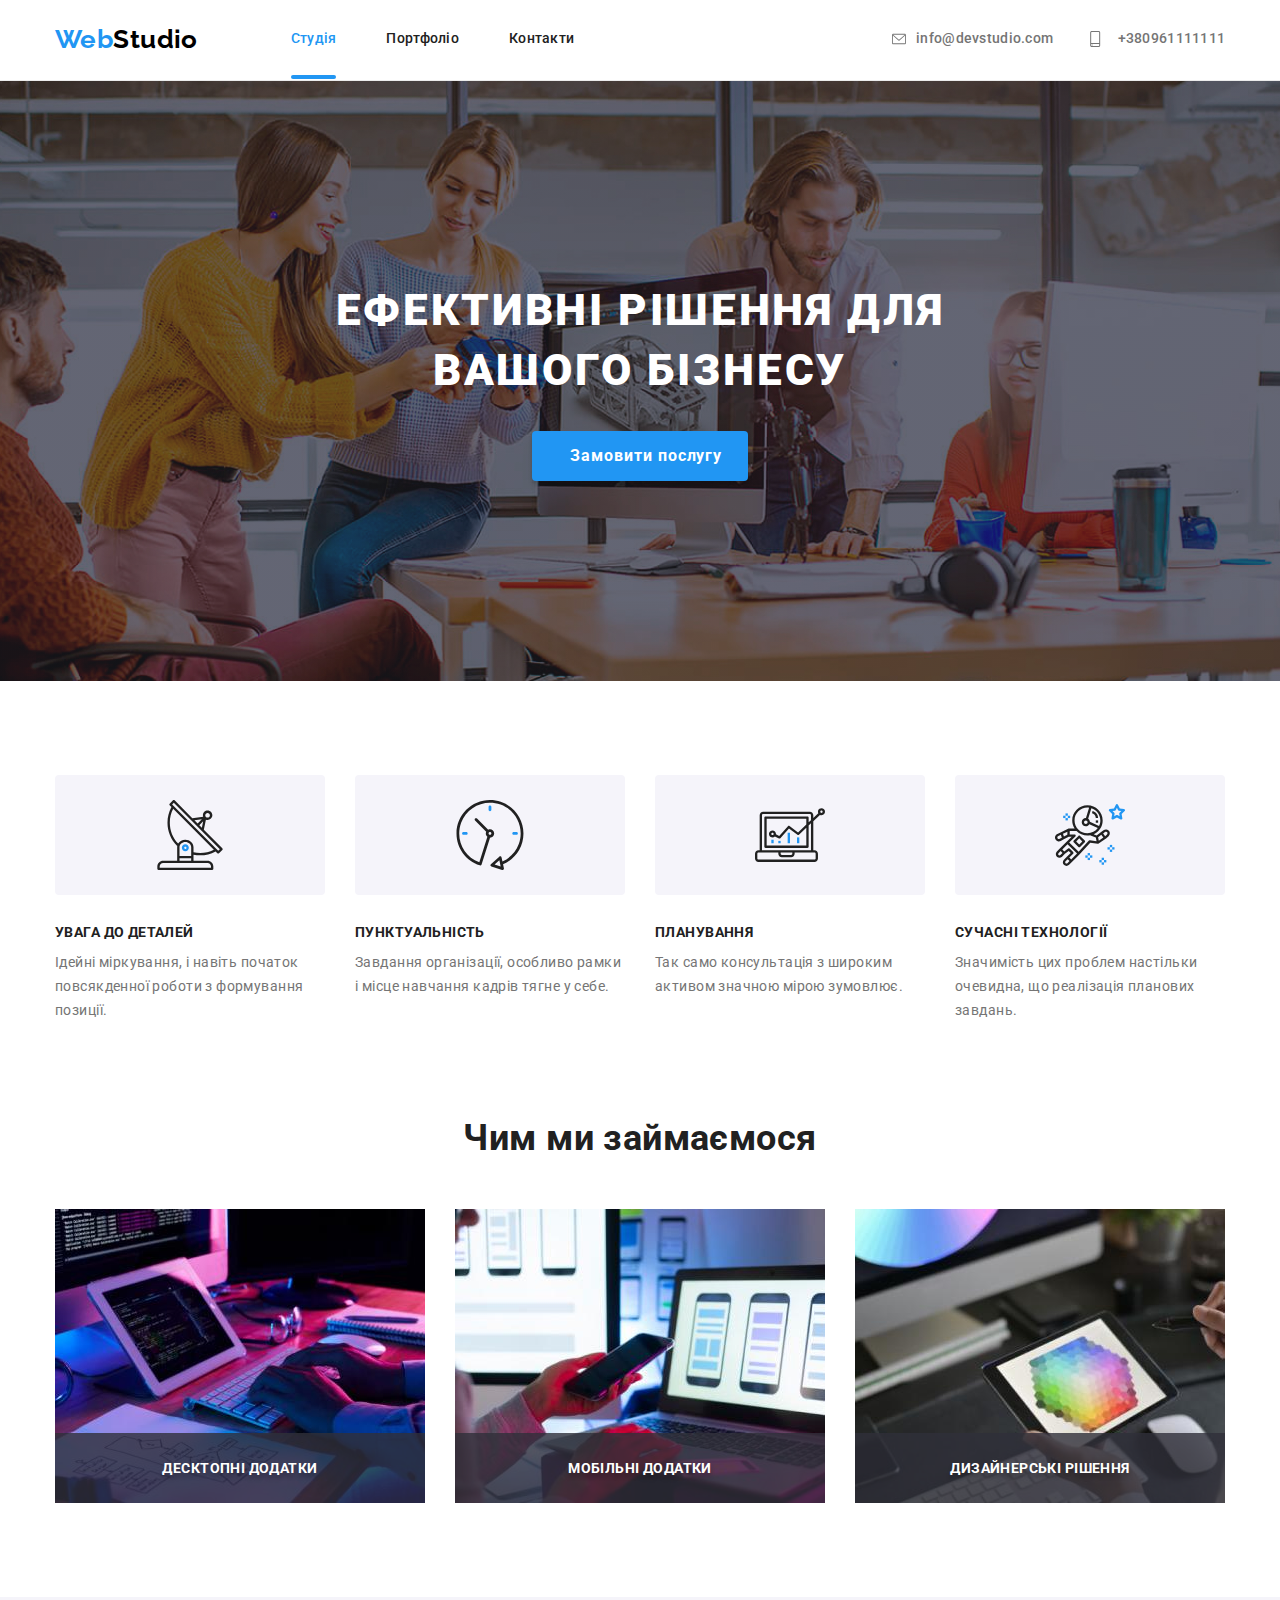
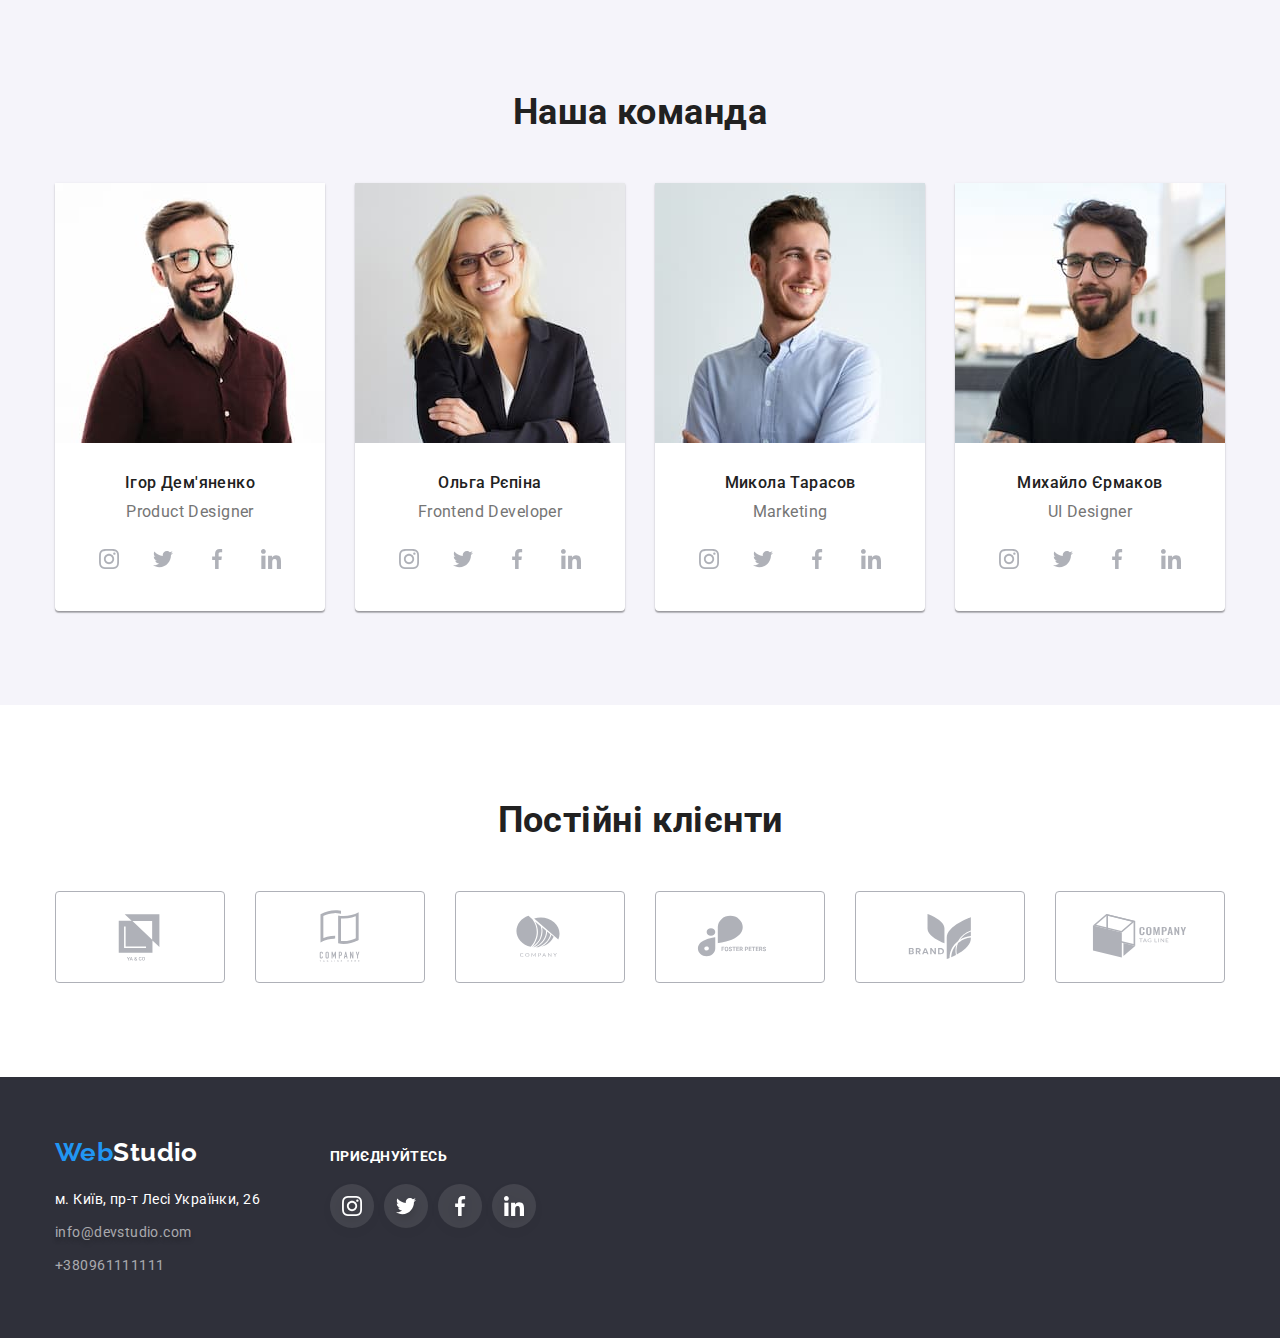
<file: index.html>
<!DOCTYPE html>
<html lang="uk">
  <head>
    <meta charset="UTF-8" />
    <meta http-equiv="X-UA-Compatible" content="IE=edge" />
    <meta name="viewport" content="width=, initial-scale=1.0" />
    <title>Webstudio</title>
    <link rel="preconnect" href="https://fonts.googleapis.com" />
    <link rel="preconnect" href="https://fonts.gstatic.com" crossorigin />
    <link
      href="https://fonts.googleapis.com/css2?family=Raleway:wght@700&family=Roboto:wght@400;500;700;900&display=swap"
      rel="stylesheet"
    />
    <link
      rel="stylesheet"
      href="https://cdn.jsdelivr.net/npm/modern-normalize@1.1.0/modern-normalize.min.css"
    />
    <link rel="stylesheet" href="./css/styles.css" />
  </head>
  <body>
    <!-- HEADER -->
    <header class="page-header">
      <div class="container page-header-container">
        <nav class="header-navigation">
          <a class="logo-header link" href="./index.html"
            ><span class="logo-header-part1">Web</span>Studio</a
          >
          <ul class="menu list">
            <li class="menu-item">
              <a class="menu-link link current caren-studio" href="./index.html"
                >Студія</a
              >
            </li>
            <li class="menu-item">
              <a class="menu-link link" href="./portfolio.html">Портфоліо</a>
            </li>
            <li class="menu-item">
              <a class="menu-link link" href="#">Контакти</a>
            </li>
          </ul>
        </nav>
        <ul class="menu-link list">
          <li class="menu-item">
            <a href="mailto:info@devstudio.com" class="contact-mail link">
              <svg
                arial-label="іконка-меіл"
                class="icon-mail"
                width="12"
                height="16"
              >
                <use href="./images/sprite.svg.svg#icon-envelope-hover"></use>
              </svg>
              info@devstudio.com
            </a>
          </li>
          <li class="menu-item">
            <a class="contact-phone-number link" href="tel:+380961111111">
              <svg
                arial-label="іконка-телефон"
                class="icon-mobile"
                width="10"
                height="16"
              >
                <use href="./images/sprite.svg.svg#icon-smartphone"></use>
              </svg>
              +380961111111
            </a>
          </li>
        </ul>
      </div>
    </header>
    <!--MAIN-->
    <main class="page-main">
      <section class="section-shapka section">
        <div class="container section-shapka-container">
          <h1 class="section-shapka-h">Ефективні рішення для вашого бізнесу</h1>
          <button class="section-modal-open-btn" type="button" data-modal-open>
            <span class="btn-text">Замовити послугу</span>
          </button>
        </div>
      </section>
      <section
        class="section-osoblivosti section section-osoblivosti-container"
      >
        <div class="container">
          <h2 class="visually-hidden">Наші особливості</h2>
          <ul class="list osoblivosti-container">
            <li class="osoblivosti-card">
              <div class="osoblivosti-card-a">
                <svg
                  arial-label="іконка-антена"
                  class="osoblivosti-card-icon"
                  width="70"
                  height="70"
                >
                  <use href="./images/sprite.svg.svg#icon-antenna"></use>
                </svg>
              </div>
              <h3 class="section-osoblivosti-h">УВАГА ДО ДЕТАЛЕЙ</h3>
              <p class="section-osoblivosti-p">
                Ідейні міркування, і навіть початок повсякденної роботи з
                формування позиції.
              </p>
            </li>
            <li class="osoblivosti-card">
              <div class="osoblivosti-card-a">
                <svg
                  arial-label="іконка-годинник"
                  class="osoblivosti-card-icon"
                  width="70"
                  height="70"
                >
                  <use href="./images/sprite.svg.svg#icon-clock"></use>
                </svg>
              </div>
              <h3 class="section-osoblivosti-h">ПУНКТУАЛЬНІСТЬ</h3>
              <p class="section-osoblivosti-p">
                Завдання організації, особливо рамки і місце навчання кадрів
                тягне у себе.
              </p>
            </li>
            <li class="osoblivosti-card">
              <div class="osoblivosti-card-a">
                <svg
                  arial-label="іконка-діаграмма"
                  class="osoblivosti-card-icon"
                  width="70"
                  height="70"
                >
                  <use href="./images/sprite.svg.svg#icon-diagram"></use>
                </svg>
              </div>
              <h3 class="section-osoblivosti-h">ПЛАНУВАННЯ</h3>
              <p class="section-osoblivosti-p">
                Так само консультація з широким активом значною мірою зумовлює.
              </p>
            </li>
            <li class="osoblivosti-card">
              <div class="osoblivosti-card-a">
                <svg
                  arial-label="іконка-астронафт"
                  class="osoblivosti-card-icon"
                  width="70"
                  height="70"
                >
                  <use href="./images/sprite.svg.svg#icon-astronaut"></use>
                </svg>
              </div>
              <h3 class="section-osoblivosti-h">СУЧАСНІ ТЕХНОЛОГІЇ</h3>
              <p class="section-osoblivosti-p">
                Значимість цих проблем настільки очевидна, що реалізація
                планових завдань.
              </p>
            </li>
          </ul>
        </div>
      </section>
      <section class="work section">
        <div class="container work-container">
          <h2 class="work-h">Чим ми займаємося</h2>
          <ul class="list work-list">
            <li>
              <div class="work-list-img-wrapper">
                <img
                  src="./images/box1.jpg"
                  alt="компютер"
                  width="370"
                  height="294"
                />
                <p class="overlay-work">Десктопні додатки</p>
              </div>
            </li>
            <li>
              <div class="work-list-img-wrapper">
                <img
                  src="./images/box2.jpg"
                  alt="телефон"
                  width="370"
                  height="294"
                />
                <p class="overlay-work">Мобільні додатки</p>
              </div>
            </li>
            <li>
              <div class="work-list-img-wrapper">
                <img
                  src="./images/box3.jpg"
                  alt="планшет"
                  width="370"
                  height="294"
                />
                <p class="overlay-work">Дизайнерські рішення</p>
              </div>
            </li>
          </ul>
        </div>
      </section>
      <section class="comanda section comanda-container">
        <div class="container">
          <h2 class="comanda-our">Наша команда</h2>
          <ul class="list comanda-list">
            <li class="comanda-fon">
              <img
                src="./images/card1.jpg"
                alt="Ігор"
                width="270"
                height="260"
              />
              <h3 class="comanda-name">Ігор Дем'яненко</h3>
              <p class="comanda-profesion">Product Designer</p>
              <ul class="social-list list">
                <li class="social-list-item">
                  <a href="" class="social-list-link">
                    <svg
                      relial
                      lable="іконка інстаграм"
                      class="social-list-icon"
                    >
                      <use href="./images/sprite.svg.svg#icon-instagram"></use>
                    </svg>
                  </a>
                </li>
                <li class="social-list-item">
                  <a href="" class="social-list-link">
                    <svg relial lable="іконка твітер" class="social-list-icon">
                      <use href="./images/sprite.svg.svg#icon-twitter"></use>
                    </svg>
                  </a>
                </li>
                <li class="social-list-item">
                  <a href="" class="social-list-link">
                    <svg relial lable="іконка фейсбук" class="social-list-icon">
                      <use href="./images/sprite.svg.svg#icon-facebook"></use>
                    </svg>
                  </a>
                </li>
                <li class="social-list-item">
                  <a href="" class="social-list-link">
                    <svg relial lable="іконка лінк" class="social-list-icon">
                      <use href="./images/sprite.svg.svg#icon-linkedin"></use>
                    </svg>
                  </a>
                </li>
              </ul>
            </li>
            <li class="comanda-fon">
              <img
                src="./images/card2.jpg"
                alt="Ольга"
                width="270"
                height="260"
              />
              <h3 class="comanda-name">Ольга Рєпіна</h3>
              <p class="comanda-profesion">Frontend Developer</p>
              <ul class="social-list list">
                <li class="social-list-item">
                  <a href="" class="social-list-link">
                    <svg
                      relial
                      lable="іконка інстаграм"
                      class="social-list-icon"
                    >
                      <use href="./images/sprite.svg.svg#icon-instagram"></use>
                    </svg>
                  </a>
                </li>
                <li class="social-list-item">
                  <a href="" class="social-list-link">
                    <svg relial lable="іконка твітер" class="social-list-icon">
                      <use href="./images/sprite.svg.svg#icon-twitter"></use>
                    </svg>
                  </a>
                </li>
                <li class="social-list-item">
                  <a href="" class="social-list-link">
                    <svg relial lable="іконка фейсбук" class="social-list-icon">
                      <use href="./images/sprite.svg.svg#icon-facebook"></use>
                    </svg>
                  </a>
                </li>
                <li class="social-list-item">
                  <a href="" class="social-list-link">
                    <svg relial lable="іконка лінк" class="social-list-icon">
                      <use href="./images/sprite.svg.svg#icon-linkedin"></use>
                    </svg>
                  </a>
                </li>
              </ul>
            </li>
            <li class="comanda-fon">
              <img
                src="./images/card3.jpg"
                alt="Микола"
                width="270"
                height="260"
              />
              <h3 class="comanda-name">Микола Тарасов</h3>
              <p class="comanda-profesion">Marketing</p>
              <ul class="social-list list">
                <li class="social-list-item">
                  <a href="" class="social-list-link">
                    <svg
                      relial
                      lable="іконка інстаграм"
                      class="social-list-icon"
                    >
                      <use href="./images/sprite.svg.svg#icon-instagram"></use>
                    </svg>
                  </a>
                </li>
                <li class="social-list-item">
                  <a href="" class="social-list-link">
                    <svg relial lable="іконка твітер" class="social-list-icon">
                      <use href="./images/sprite.svg.svg#icon-twitter"></use>
                    </svg>
                  </a>
                </li>
                <li class="social-list-item">
                  <a href="" class="social-list-link">
                    <svg relial lable="іконка фейсбук" class="social-list-icon">
                      <use href="./images/sprite.svg.svg#icon-facebook"></use>
                    </svg>
                  </a>
                </li>
                <li class="social-list-item">
                  <a href="" class="social-list-link">
                    <svg relial lable="іконка лінк" class="social-list-icon">
                      <use href="./images/sprite.svg.svg#icon-linkedin"></use>
                    </svg>
                  </a>
                </li>
              </ul>
            </li>
            <li class="comanda-fon">
              <img
                src="./images/card4.jpg"
                alt="Михайло"
                width="270"
                height="260"
              />
              <h3 class="comanda-name">Михайло Єрмаков</h3>
              <p class="comanda-profesion">UI Designer</p>
              <ul class="social-list list">
                <li class="social-list-item">
                  <a href="" class="social-list-link">
                    <svg
                      relial
                      lable="іконка інстаграм"
                      class="social-list-icon"
                    >
                      <use href="./images/sprite.svg.svg#icon-instagram"></use>
                    </svg>
                  </a>
                </li>
                <li class="social-list-item">
                  <a href="" class="social-list-link">
                    <svg relial lable="іконка твітер" class="social-list-icon">
                      <use href="./images/sprite.svg.svg#icon-twitter"></use>
                    </svg>
                  </a>
                </li>
                <li class="social-list-item">
                  <a href="" class="social-list-link">
                    <svg relial lable="іконка фейсбук" class="social-list-icon">
                      <use href="./images/sprite.svg.svg#icon-facebook"></use>
                    </svg>
                  </a>
                </li>
                <li class="social-list-item">
                  <a href="" class="social-list-link">
                    <svg relial lable="іконка лінк" class="social-list-icon">
                      <use href="./images/sprite.svg.svg#icon-linkedin"></use>
                    </svg>
                  </a>
                </li>
              </ul>
            </li>
          </ul>
        </div>
      </section>
      <section class="client section">
        <div class="container">
          <h2 class="client-name">Постійні клієнти</h2>
          <ul class="client-list list">
            <li class="client-list-item">
              <a href="" class="client-list-link">
                <svg relial lable="іконка клієнт 1" class="client-list-icon" width="106" height="60">
                  <use href="./images/sprite.svg.svg#icon-logo"></use>
                </svg>
              </a>
            </li>
            <li class="client-list-item">
              <a href="" class="client-list-link">
                <svg relial lable="іконка клієнт 2" class="client-list-icon" width="106" height="60">
                  <use href="./images/sprite.svg.svg#icon-logo-1"></use>
                </svg>
              </a>
            </li>
            <li class="client-list-item">
              <a href="" class="client-list-link">
                <svg relial lable="іконка клієнт 3" class="client-list-icon" width="106" height="60">
                  <use href="./images/sprite.svg.svg#icon-logo-2"></use>
                </svg>
              </a>
            </li>
            <li class="client-list-item">
              <a href="" class="client-list-link">
                <svg relial lable="іконка клієнт 4" class="client-list-icon" width="106" height="60">
                  <use href="./images/sprite.svg.svg#icon-logo-3"></use>
                </svg>
              </a>
            </li>
            <li class="client-list-item">
              <a href="" class="client-list-link">
                <svg relial lable="іконка клієнт 5" class="client-list-icon" width="106" height="60">
                  <use href="./images/sprite.svg.svg#icon-logo-4"></use>
                </svg>
              </a>
            </li>
            <li class="client-list-item">
              <a href="" class="client-list-link">
                <svg relial lable="іконка клієнт 6" class="client-list-icon" width="106" height="60">
                  <use href="./images/sprite.svg.svg#icon-logo-5"></use>
                </svg>
              </a>
            </li>
          </ul>
        </div>
      </section>
    </main>
    <footer class="page-footer">
      <div class="container container-footer">
        <div class="page-footer-container-contact">
          <a class="logo-footer link" href="./index.html">
            <span class="logo-footer-part1">Web</span>Studio</a
          >
          <address class="footer-contact">
            <ul class="list contact-container">
              <li class="contact-menu">
                <a
                  class="contact-menu-map link"
                  href="https://goo.gl/maps/CPtrU1FHBa2aNyZL9"
                  target="_blank"
                  rel="noopener noreferrer nofollow"
                  >м. Київ, пр-т Лесі Українки, 26</a
                >
              </li>
              <li class="contact-menu">
                <a
                  class="contact-menu-mail link"
                  href="mailto:info@devstudio.com"
                  >info@devstudio.com</a
                >
              </li>
              <li class="contact-menu link">
                <a class="contact-menu-tel link" href="tel:+380961111111"
                  >+380961111111</a
                >
              </li>
            </ul>
          </address>
        </div>
        <div class="page-footer-container-soc">
          <p class="soc-name">ПРИЄДНУЙТЕСЬ</p>
          <ul class="footer-social-list list">
            <li class="footer-social-list-item">
              <a href="" class="footer-social-list-link">
                <svg
                  relial
                  lable="іконка інстаграм"
                  class="footer-social-list-icon"
                >
                  <use href="./images/sprite.svg.svg#icon-instagram"></use>
                </svg>
              </a>
            </li>
            <li class="footer-social-list-item">
              <a href="" class="footer-social-list-link">
                <svg
                  relial
                  lable="іконка твітер"
                  class="footer-social-list-icon"
                >
                  <use href="./images/sprite.svg.svg#icon-twitter"></use>
                </svg>
              </a>
            </li>
            <li class="footer-social-list-item">
              <a href="" class="footer-social-list-link">
                <svg
                  relial
                  lable="іконка фейсбук"
                  class="footer-social-list-icon"
                >
                  <use href="./images/sprite.svg.svg#icon-facebook"></use>
                </svg>
              </a>
            </li>
            <li class="footer-social-list-item">
              <a href="" class="footer-social-list-link">
                <svg relial lable="іконка лінк" class="footer-social-list-icon">
                  <use href="./images/sprite.svg.svg#icon-linkedin"></use>
                </svg>
              </a>
            </li>
          </ul>
        </div>
      </div>
    </footer>

    <div class="backdrop is-hidden" data-modal>
      <div class="modal">
        <button type="button" class="modal-close-btn" data-modal-close>
          <svg class="modal-close-icon" width="18" height="18">
            <use href="./images/sprite.svg.svg#icon-close"></use>
          </svg>
        </button>
      </div>
    </div>
    <script src="./js/modal.js"></script>
  </body>
</html>
</file>
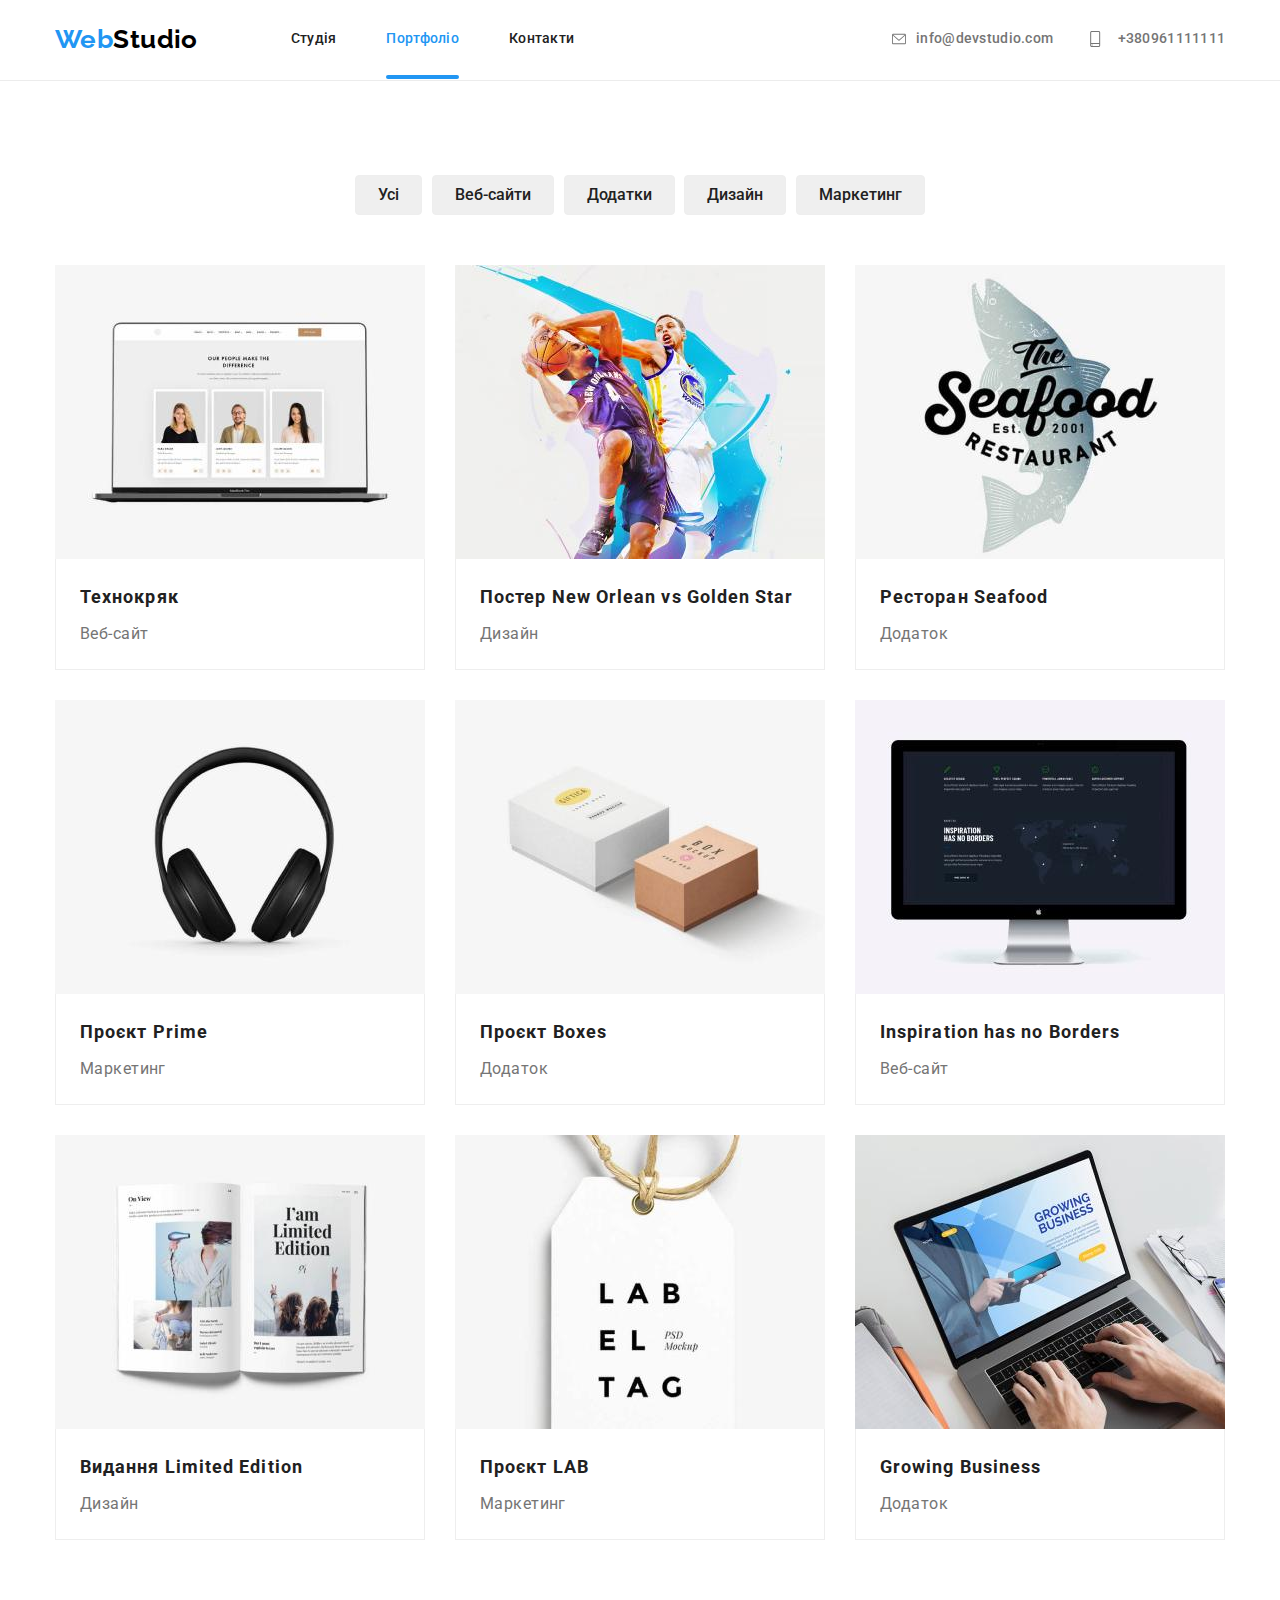
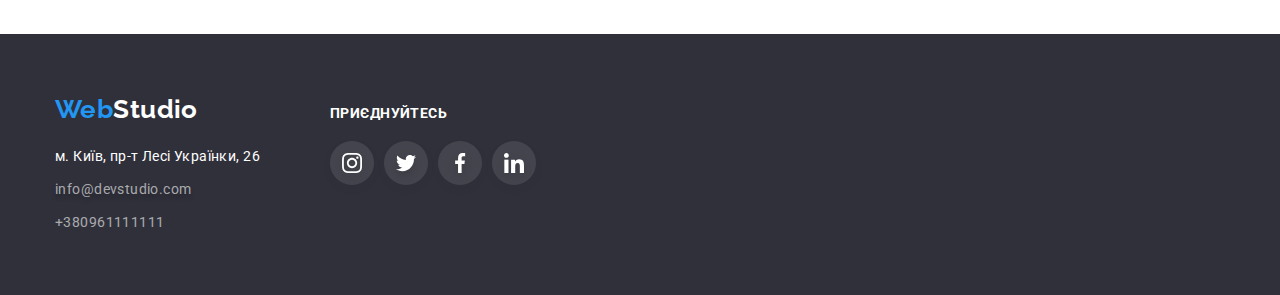
<file: portfolio.html>
<!DOCTYPE html>
<html lang="uk">
  <head>
    <meta charset="UTF-8" />
    <meta http-equiv="X-UA-Compatible" content="IE=edge" />
    <meta name="viewport" content="width=, initial-scale=1.0" />
    <title>Webstudio</title>
    <link rel="preconnect" href="https://fonts.googleapis.com" />
    <link rel="preconnect" href="https://fonts.gstatic.com" crossorigin />
    <link
      href="https://fonts.googleapis.com/css2?family=Raleway:wght@700&family=Roboto:wght@400;500;700;900&display=swap"
      rel="stylesheet"
    />
    <link
      rel="stylesheet"
      href="https://cdn.jsdelivr.net/npm/modern-normalize@1.1.0/modern-normalize.min.css"
    />
    <link rel="stylesheet" href="./css/styles.css" />
  </head>
  <body>
    <!-- HEADER -->
    <header class="page-header">
      <div class="container page-header-container">
        <nav class="header-navigation">
          <a class="logo-header link" href="./index.html"
            ><span class="logo-header-part1">Web</span>Studio</a
          >
          <ul class="menu list">
            <li class="menu-item">
              <a class="menu-link link" href="./index.html">Студія</a>
            </li>
            <li class="menu-item">
              <a class="menu-link link current caren-studio" href="./portfolio.html"
                >Портфоліо</a
              >
            </li>
            <li class="menu-item">
              <a class="menu-link link" href="#">Контакти</a>
            </li>
          </ul>
        </nav>
        <ul class="menu-link list">
          <li class="menu-item">
            <a href="mailto:info@devstudio.com" class="contact-mail link">
              <svg
                arial-label="іконка-меіл"
                class="icon-mail"
                width="12"
                height="16"
              >
                <use href="./images/sprite.svg.svg#icon-envelope-hover"></use>
              </svg>
              info@devstudio.com
            </a>
          </li>
          <li class="menu-item">
            <a class="contact-phone-number link" href="tel:+380961111111">
              <svg
                arial-label="іконка-телефон"
                class="icon-mobile"
                width="10"
                height="16"
              >
                <use href="./images/sprite.svg.svg#icon-smartphone"></use>
              </svg>
              +380961111111
            </a>
          </li>
        </ul>
      </div>
    </header>
    <main class="">
      <section class="section-portfolio section">
        <div class="container">
          <h1 class="visually-hidden">Портфоліо</h1>
          <ul class="list container-filters">
            <li class="portfolio-filters">
              <button class="filters" type="button">Усі</button>
            </li>
            <li class="portfolio-filters">
              <button class="filters" type="button">Веб-сайти</button>
            </li>
            <li class="portfolio-filters">
              <button class="filters" type="button">Додатки</button>
            </li>
            <li class="portfolio-filters">
              <button class="filters" type="button">Дизайн</button>
            </li>
            <li class="portfolio-filters">
              <button class="filters" type="button">Маркетинг</button>
            </li>
          </ul>
          <ul class="list container-box">
            <li class="portfolio-box">
              <a href="" class="portfolio-post link">
                <div class="portfolio-list-img-wrapper">
                  <img
                    src="./images/project1.jpg"
                    alt="команда"
                    width="370"
                    height="294"
                  />
                  <p class="overlay">
                    Ресурс пропонує комплексні пропозиції з різним рівнем
                    функціоналу та сервісів. Все це дозволить відвідувачу
                    отримати вичерпні відомості про компанію чи приватну особу.
                  </p>
                </div>
                <div class="portfolio-box-mini">
                  <h2 class="portfolio-item">Технокряк</h2>
                  <p class="portfolio-text">Веб-сайт</p>
                </div>
              </a>
            </li>
            <li class="portfolio-box">
              <a href="" class="portfolio-post link">
                <div class="portfolio-list-img-wrapper">
                  <img
                    src="./images/project2.jpg"
                    alt="баскетбол"
                    width="370"
                    height="294"
                  />
                  <p class="overlay">
                    Ресурс пропонує комплексні пропозиції з різним рівнем
                    функціоналу та сервісів. Все це дозволить відвідувачу
                    отримати вичерпні відомості про компанію чи приватну особу.
                  </p>
                </div>
                <div class="portfolio-box-mini">
                  <h2 class="portfolio-item">
                    Постер New Orlean vs Golden Star
                  </h2>
                  <p class="portfolio-text">Дизайн</p>
                </div>
              </a>
            </li>
            <li class="portfolio-box">
              <a href="" class="portfolio-post link">
                <div class="portfolio-list-img-wrapper">
                  <img
                    src="./images/project3.jpg"
                    alt="ресторан"
                    width="370"
                    height="294"
                  />
                  <p class="overlay">
                    Ресурс пропонує комплексні пропозиції з різним рівнем
                    функціоналу та сервісів. Все це дозволить відвідувачу
                    отримати вичерпні відомості про компанію чи приватну особу.
                  </p>
                </div>
                <div class="portfolio-box-mini">
                  <h2 class="portfolio-item">Ресторан Seafood</h2>
                  <p class="portfolio-text">Додаток</p>
                </div>
              </a>
            </li>
            <li class="portfolio-box">
              <a href="" class="portfolio-post link">
                <div class="portfolio-list-img-wrapper">
                  <img
                    src="./images/project4.jpg"
                    alt="навушники"
                    width="370"
                    height="294"
                  />
                  <p class="overlay">
                    Ресурс пропонує комплексні пропозиції з різним рівнем
                    функціоналу та сервісів. Все це дозволить відвідувачу
                    отримати вичерпні відомості про компанію чи приватну особу.
                  </p>
                </div>
                <div class="portfolio-box-mini">
                  <h2 class="portfolio-item">Проєкт Prime</h2>
                  <p class="portfolio-text">Маркетинг</p>
                </div>
              </a>
            </li>
            <li class="portfolio-box">
              <a href="" class="portfolio-post link">
                <div class="portfolio-list-img-wrapper">
                  <img
                    src="./images/project5.jpg"
                    alt="парфум"
                    width="370"
                    height="294"
                  />
                  <p class="overlay">
                    Ресурс пропонує комплексні пропозиції з різним рівнем
                    функціоналу та сервісів. Все це дозволить відвідувачу
                    отримати вичерпні відомості про компанію чи приватну особу.
                  </p>
                </div>
                <div class="portfolio-box-mini">
                  <h2 class="portfolio-item">Проєкт Boxes</h2>
                  <p class="portfolio-text">Додаток</p>
                </div>
              </a>
            </li>
            <li class="portfolio-box">
              <a href="" class="portfolio-post link">
                <div class="portfolio-list-img-wrapper">
                  <img
                    src="./images/project6.jpg"
                    alt="комп"
                    width="370"
                    height="294"
                  />
                  <p class="overlay">
                    Ресурс пропонує комплексні пропозиції з різним рівнем
                    функціоналу та сервісів. Все це дозволить відвідувачу
                    отримати вичерпні відомості про компанію чи приватну особу.
                  </p>
                </div>
                <div class="portfolio-box-mini">
                  <h2 class="portfolio-item">Inspiration has no Borders</h2>
                  <p class="portfolio-text">Веб-сайт</p>
                </div>
              </a>
            </li>
            <li class="portfolio-box">
              <a href="" class="portfolio-post link">
                <div class="portfolio-list-img-wrapper">
                  <img
                    src="./images/project7.jpg"
                    alt="книга"
                    width="370"
                    height="294"
                  />
                  <p class="overlay">
                    Ресурс пропонує комплексні пропозиції з різним рівнем
                    функціоналу та сервісів. Все це дозволить відвідувачу
                    отримати вичерпні відомості про компанію чи приватну особу.
                  </p>
                </div>
                <div class="portfolio-box-mini">
                  <h2 class="portfolio-item">Видання Limited Edition</h2>
                  <p class="portfolio-text">Дизайн</p>
                </div>
              </a>
            </li>
            <li class="portfolio-box">
              <a href="" class="portfolio-post link">
                <div class="portfolio-list-img-wrapper">
                  <img
                    src="./images/project8.jpg"
                    alt="лабел"
                    width="370"
                    height="294"
                  />
                  <p class="overlay">
                    Ресурс пропонує комплексні пропозиції з різним рівнем
                    функціоналу та сервісів. Все це дозволить відвідувачу
                    отримати вичерпні відомості про компанію чи приватну особу.
                  </p>
                </div>
                <div class="portfolio-box-mini">
                  <h2 class="portfolio-item">Проєкт LAB</h2>
                  <p class="portfolio-text">Маркетинг</p>
                </div>
              </a>
            </li>
            <li class="portfolio-box">
              <a href="" class="portfolio-post link">
                <div class="portfolio-list-img-wrapper">
                  <img
                    src="./images/project9.jpg"
                    alt="ноут"
                    width="370"
                    height="294"
                  />
                  <p class="overlay">
                    Ресурс пропонує комплексні пропозиції з різним рівнем
                    функціоналу та сервісів. Все це дозволить відвідувачу
                    отримати вичерпні відомості про компанію чи приватну особу.
                  </p>
                </div>
                <div class="portfolio-box-mini">
                  <h2 class="portfolio-item">Growing Business</h2>
                  <p class="portfolio-text">Додаток</p>
                </div>
              </a>
            </li>
          </ul>
        </div>
      </section>
    </main>
    <footer class="page-footer">
      <div class="container container-footer">
        <div class="page-footer-container-contact">
          <a class="logo-footer link" href="./index.html">
            <span class="logo-footer-part1">Web</span>Studio</a
          >
          <address class="footer-contact">
            <ul class="list contact-container">
              <li class="contact-menu">
                <a
                  class="contact-menu-map link"
                  href="https://goo.gl/maps/CPtrU1FHBa2aNyZL9"
                  target="_blank"
                  rel="noopener noreferrer nofollow"
                  >м. Київ, пр-т Лесі Українки, 26</a
                >
              </li>
              <li class="contact-menu">
                <a
                  class="contact-menu-mail link"
                  href="mailto:info@devstudio.com"
                  >info@devstudio.com</a
                >
              </li>
              <li class="contact-menu link">
                <a class="contact-menu-tel link" href="tel:+380961111111"
                  >+380961111111</a
                >
              </li>
            </ul>
          </address>
        </div>
        <div class="page-footer-container-soc">
          <p class="soc-name">ПРИЄДНУЙТЕСЬ</p>
          <ul class="footer-social-list list">
            <li class="footer-social-list-item">
              <a href="" class="footer-social-list-link">
                <svg
                  relial
                  lable="іконка інстаграм"
                  class="footer-social-list-icon"
                >
                  <use href="./images/sprite.svg.svg#icon-instagram"></use>
                </svg>
              </a>
            </li>
            <li class="footer-social-list-item">
              <a href="" class="footer-social-list-link">
                <svg
                  relial
                  lable="іконка твітер"
                  class="footer-social-list-icon"
                >
                  <use href="./images/sprite.svg.svg#icon-twitter"></use>
                </svg>
              </a>
            </li>
            <li class="footer-social-list-item">
              <a href="" class="footer-social-list-link">
                <svg
                  relial
                  lable="іконка фейсбук"
                  class="footer-social-list-icon"
                >
                  <use href="./images/sprite.svg.svg#icon-facebook"></use>
                </svg>
              </a>
            </li>
            <li class="footer-social-list-item">
              <a href="" class="footer-social-list-link">
                <svg relial lable="іконка лінк" class="footer-social-list-icon">
                  <use href="./images/sprite.svg.svg#icon-linkedin"></use>
                </svg>
              </a>
            </li>
          </ul>
        </div>
      </div>
    </footer>
  </body>
</html>
</file>
<file: css/styles.css>
:root {
    --primary-font: 'Roboto', sans-serif;
    --secondary-font: 'Raleway', sans-serif;
    --primary-text-color-theme-dark: #212121;
    --secondary-text-color-theme-light: #ffffff;
    --primary-text-color-theme-gray: #757575;
    --secondary-text-color-theme-dark: #2F303A;
    --accent-color: #2196F3;
    --secondary-color: #F5F4FA;
    --secondary-color-light: #FFFFFF;
    --secondary-color-with: #EEEEEE;
    --secondary-color-dark: #000000;
    --color-bgc: #188CE8;
    --color-gray: #AFB1B8;
    --transition-duration-function: 250ms cubic-bezier(0.4, 0, 0.2, 1);
}

.link {
    text-decoration: none;
}

.list {
    list-style: none;
}

.menu-link.current {
    color: var(--accent-color);
}

h1,
h2,
h3,
h4,
p {
    margin: 0;
    margin-bottom: 0;
}

ul,
ol {
    margin-top: 0;
    margin-bottom: 0;
    padding-left: 0;
}


img {
    display: block;
}

button {
    font-family: inherit;
    cursor: pointer;
}

body {
    font-family: var(--primary-font);
    background: var(--secondary-text-color-theme-light);
    color: var(--primary-text-color-theme-dark);
    font-size: 14px;
    letter-spacing: 0.03em;
}

.container {
    width: 1200px;
    margin-left: auto;
    margin-right: auto;
    padding-left: 15px;
    padding-right: 15px;
}
.section {
    padding-top: 94px;
    padding-bottom: 94px;
}
/* =========== HEADER =========== */

.page-header {
    padding-top: 24px;
    padding-bottom: 25px;
    border-bottom: 1px solid #ECECEC;
    
}


.page-header-container {
    display: flex;
    align-items: center;  
}

.header-navigation {
    display: flex;
    align-items: center;
    
   
}

.logo-header {
    font-family: var(--secondary-font);
    font-weight: 700;
    font-size: 26px;
    line-height: 1.19;
    color: var(--secondary-color-dark);
    margin-right: 93px;
}

.logo-header-part1 {
    color: var(--accent-color);
}

.menu {
    display: flex;
    align-items: center;
    gap: 50px;
    margin-left: auto;
    margin-right: 318px;
}


.menu-link {
    display: flex;
    column-gap: 30px;
    position: relative;
    margin: 0;
    padding: 0;
    font-weight: 500;
    font-size: 14px;
    line-height: 1.14;
    letter-spacing: 0.02em;
    color: var(--primary-text-color-theme-dark); 
    transition: color var(--transition-duration-function);
    
}

.menu-link:hover,
.menu-link:focus {
    color: var(--accent-color);   
}

.menu-link.caren-studio::after {
    content: '';
    position: absolute;
    height: 4px;
    width: 100%;
    background-color: var(--accent-color);
    border-radius: 2px;
    bottom: 0;
    left: 0;
    top: 44px;
    transition: color var(--transition-duration-function);
}

.menu-item {
    display: flex;
    align-items: baseline;
    justify-content: center;
    
}

.contact-mail {
    display: flex;
    justify-content: center;
    align-items: center;
    column-gap: 10px;
    width: 161px;
    height: 16px;
    transition: color var(--transition-duration-function);
}

.contact-mail:hover,
.contact-mail:focus,
.contact-phone-number:hover,
.contact-phone-number:focus {
    color: var(--accent-color);
}


.contact-mail:hover .icon-mail,
.contact-mail:focus .icon-mail {
    fill: currentColor;
}

.contact-phone-number:hover .icon-mobile,
.contact-phone-number:focus .icon-mobile {
    fill: currentColor;
}


.contact-phone-number{
    display: flex;
    justify-content: center;
    align-items: center;
    column-gap: 10px;
    width: 142px;
    height: 16px;
    transition: color var(--transition-duration-function);
}


.contact-mail,
.contact-phone-number {
    color: var(--primary-text-color-theme-gray);
}

.icon-mail {
    content: '';
    width: 100%;
    height: 100%;
    fill: var(--primary-text-color-theme-gray); 
    transition: fill var(--transition-duration-function);
}

.icon-mobile {   
    width: 100%; 
    height: 100%;
    fill: var(--primary-text-color-theme-gray); 
    transition: fill var(--transition-duration-function);
}

/* =========== /HEADER =========== */

/* =========== MAIN =========== */

.page-main {}

/* =========== SHAPKA ===========*/
.section-shapka {
    background: var(--secondary-text-color-theme-dark);
    padding-top: 200px;
    padding-bottom: 200px;
    background-image: linear-gradient(rgba(47, 48, 58, 0.4),rgba(47, 48, 58, 0.4)), url('../images/shapka/bcimg.jpg');
    background-repeat: no-repeat;
    background-position: center;   
    max-width: 1600px;
    margin-left: auto;
    margin-right: auto;
}

.section-shapka-container{
    display: flex;
    align-items: center;
    flex-wrap: wrap;
    flex-direction: column; 
}

.section-shapka-h {
    font-weight: 900;
    font-size: 44px;
    line-height: 1.36;
    text-align: center;
    letter-spacing: 0.06em;
    text-transform: uppercase;
    color: var(--secondary-text-color-theme-light);
    margin-bottom: 30px;
    height: 120px;
    width: 696px;
    left: 452px;
    top: 280px;
    border-radius: 0px; 
}

.osoblivosti-card {
    flex-basis: calc((100% - 90px) / 4);
}

.section-modal-open-btn {
    background: var(--accent-color);
    box-shadow: 0px 4px 4px rgba(0, 0, 0, 0.15);
    border-radius: 4px;
    border: none;
    height: 50px;
    width: 216px;
    left: 692px;
    top: 430px;
    transition: bakground-color var(--transition-duration-function), filter var(--transition-duration-function);
}

.section-modal-open-btn:hover,
.section-modal-open-btn:focus {
    background-color: var(--color-bgc);
    filter: drop-shadow(0px 4px 4px rgba(0, 0, 0, 0.25));
}

.btn-text {
    font-weight: 700;
    font-size: 16px;
    line-height: 1.87;
    display: flex;
    align-items: center;
    text-align: center;
    letter-spacing: 0.06em;
    color: var(--secondary-text-color-theme-light);
    margin-left: 32px;
}

/* =========== /SHAPKA ===========*/

/* =========== OSOBLIVOSTI ===========*/

.section-osoblivosti {
    padding-top: 94px;
    padding-bottom: 94px;
}

.visually-hidden {
    position: absolute;
    white-space: nowrap;
    width: 1px;
    height: 1px;
    overflow: hidden;
    border: 0;
    padding: 0;
    clip: rect(0 0 0 0);
    clip-path: inset(50%);
    margin: -1px;
}

.osoblivosti-container{
    display: flex;
    gap: 30px;
}

.osoblivosti-card{
    width: 270px;
    height: 248px;
}

.osoblivosti-card-a{
    display: flex;
    justify-content: center;
    align-items: center;
    width: 270px;
    height: 120px;
    background: var(--secondary-color);
    border-radius: 4px;
}

.osoblivosti-card-icon{}


.section-osoblivosti-h {
    font-style: normal;
    font-weight: 700;
    font-size: 14px;
    line-height: 1.14;
    text-transform: uppercase;
    color: var(primary-text-color-theme-dark);
    margin-bottom: 10px;
    margin-top: 30px;
}

.section-osoblivosti-p {
    line-height: 1.71;
    color: var(--primary-text-color-theme-gray);
}

.section-osoblivosti-container {}


/* =========== /OSOBLIVOSTI ===========*/

/* =========== WORK ===========*/
.work {
    padding-top: 0px;
}

.work-container{}

.work-list {
    display: flex;
    gap: 30px;
}

.work-h {
    font-weight: 700;
    font-size: 36px;
    line-height: 1.17;
    text-align: center;
    color: var(--primary-text-color-theme-dark);
    margin-bottom: 50px;
}

.work-list-img-wrapper {
    position: relative;
    overflow: hidden;
}

.overlay-work {
    position: absolute;
    display: flex;
    justify-content: center;
    align-items: center;
    width: 100%;
    height: 70px;
    top: 224px;
    font-weight: 700;
    font-size: 14px;
    line-height: 16px;
    text-align: center;
    letter-spacing: 0.03em;
    text-transform: uppercase;
    color: var(--secondary-color-light);
    background: rgba(47, 48, 58, 0.8);
    text-shadow: 0px 4px 4px rgba(0, 0, 0, 0.25); 
    overflow: auto;
}


/* =========== /WORK ===========*/

/* =========== COMANDA ===========*/
.comanda {
    background: var(--secondary-color);
}

.comanda-list {
    display: flex;
    flex-wrap: wrap;
    gap: 30px;
}

.comanda-container {}

.comanda-our {
    font-weight: 700;
    font-size: 36px;
    line-height: 1.17;
    text-align: center;
    margin-bottom: 50px;
}

.comanda-fon {
    background: var(--secondary-text-color-theme-light);
    box-shadow: 0px 1px 3px rgba(0, 0, 0, 0.12), 0px 1px 1px rgba(0, 0, 0, 0.14), 0px 2px 1px rgba(0, 0, 0, 0.2);
    border-radius: 0px 0px 4px 4px;
}

.comanda-name {
    font-weight: 500;
    font-size: 16px;
    line-height: 1.19;
    text-align: center;
    margin-top: 30px;
    margin-bottom: 10px;
}

.comanda-profesion{
    font-size: 16px;
    line-height: 1.19;
    text-align: center;
    color: var(--primary-text-color-theme-gray);
    margin-bottom: 16px;
}

.social-list{
    display: flex;
    justify-content: center;
    column-gap: 10px;
    margin-bottom: 30px;
}

.social-list-item{
    width: 44px;
    height: 44px;
}

.social-list-link{
    display: flex;
    align-items: center;
    justify-content: center;
    width: 100%;
    height: 100%;
    border-radius: 50%;
    background-color: var(--secondary-text-color-theme-light);
    transition: background-color var(--transition-duration-function), filter var(--transition-duration-function);               
}

.social-list-link:hover,
.social-list-link:focus{
    background-color: var(--accent-color);
    filter: drop-shadow(0px 4px 4px rgba(0, 0, 0, 0.25));
}

.social-list-icon{
    width: 20px;
    height: 20px; 
    fill: var(--color-gray);
    transition: fill var(--transition-duration-function);
}

.social-list-link:hover .social-list-icon,
.social-list-link:focus .social-list-icon {
    fill: var(--secondary-text-color-theme-light);
    filter: drop-shadow(0px 4px 4px rgba(0, 0, 0, 0.25));
}

.client-name {
    font-weight: 700;
    font-size: 36px;
    line-height: 1.17;
    text-align: center;
    margin-bottom: 50px;
}

.client-list {
    display: flex;
    justify-content: center;
    gap: 30px;
}

.client-list-item {
    box-sizing: border-box;
    border: 1px solid var(--color-gray);
    border-radius: 4px;
    width: 170px;
    height: 92px;
}

.client-list-link {
    display: flex;
    justify-content: center;
    align-items: center;
    width: 100%;
    height: 100%; 
    transition: border var(--transition-duration-function), border-color var(--transition-duration-function), fill var(--transition-duration-function);
}


.client-list-icon {
    fill: var(--color-gray); 
}

.client-list-item:hover,
.client-list-item:focus {
    border: 1px solid var(--accent-color);
    border-color: var(--accent-color);
}

.client-list-link:hover .client-list-icon,
.client-list-link:focus .client-list-icon {
    fill: var(--accent-color);
}

/* =========== /COMANDA ===========*/

/* =========== PORTFOLIO  ===========*/

/* =========== PORTFOLIO-FILTERS ===========*/
.section-portfolio {}

.container-filters {
    display: flex;
    justify-content: space-between;
    gap: 8px;
    margin-left: 300px;
    margin-right: 300px;
    margin-bottom: 50px;
}
.portfolio-filters{}


.filters {
    border-radius: 4px;
    border: none;
    border: 1px solid var(--secondary-color-with); 
    font-weight: 500;
    font-size: 16px;
    line-height: 1.63;
    align-items: center;
    color: var(--primary-text-color-theme-dark); 
    padding: 6px 22px;
    transition: color var(--transition-duration-function), background-color var(--transition-duration-function), box-shadow var(--transition-duration-function), border-color var(--transition-duration-function);
}

.filters:active,
.filters:hover,
.filters:focus {
    background-color: var(--accent-color);
    color: var(--secondary-text-color-theme-light);
    box-shadow: 0px 4px 4px rgba(0, 0, 0, 0.25);
    border-color: var(--accent-color);
    
}

/* =========== /PORTFOLIO-FILTERS ===========*/

/* =========== PORTFOLIO-PROJECTS ===========*/

.container-box {
    display: flex;
    flex-wrap: wrap;
    row-gap: 30px;
    justify-content: space-between;  
    margin-top: 0;
    margin-bottom: 0;
    padding: 0;
}


.portfolio-post {
    display: block;
    transition: box-shadow var(--transition-duration-function);
}

.portfolio-post:hover,
.portfolio-post:focus {
    box-shadow: 0px 1px 1px rgb(0 0 0 / 12%), 0px 4px 4px rgb(0 0 0 / 6%), 1px 4px 6px rgb(0 0 0 / 16%);
}

.portfolio-list-img-wrapper {
    position: relative;
    overflow: hidden;
}

.overlay {
    position: absolute;
    top: 0;
    left: 0;
    width: 100%;
    height: 100%;
    font-family: 'Roboto';
    font-style: normal;
    font-weight: 400;
    font-size: 18px;
    line-height: 28px;      
    letter-spacing: 0.03em;
    color: var(--secondary-color-light);
    background: rgba(33, 150, 243, 0.9);
    padding: 63px 24px;
    overflow: auto;
    transform: translateY(100%);
    transition: transform var(--transition-duration-function);
}

.portfolio-post:hover .overlay,
.portfolio-post:focus .overlay {
    transform: translateY(0%);
}

.portfolio-box-mini {
    padding-top: 20px;
    padding-bottom: 20px;
    padding-left: 24px;
    padding-right: 24px;
    border: 1px solid var(--secondary-color-with);
    border-top: 0;
}

.portfolio-item {
    font-weight: 700;
    font-size: 18px;
    line-height: 2;
    letter-spacing: 0.06em;
    color: var(--primary-text-color-theme-dark);
    margin-bottom: 4px;
}


.portfolio-text {
    font-size: 16px;
    line-height: 1.87;
    color: var(--primary-text-color-theme-gray);   
}

.portfolio-box {
    background: var(--secondary-color-light);
    flex-basis: calc((100% - 60px) / 3);  
}

/* =========== /PORTFOLIO-PROJECTS ===========*/

/* =========== /PORTFOLIO  ===========*/



/* =========== /MAIN =========== */

/* =========== FOOTER ===========*/

.page-footer {
   background: var(--secondary-text-color-theme-dark);
   padding-top: 60px;
   padding-bottom: 60px;
}

.container-footer {
    display: flex;
    align-items: baseline;
}

.page-footer-container-contact {}

.logo-footer {
    display: block;
    font-family: var(--secondary-font);
    font-weight: 700;
    font-size: 26px;
    line-height: 1.19;
    color: var(--secondary-text-color-theme-light);
    width: 145px;
    height: 31px;
    left: 215px;
    top: 1688px;
}

.logo-footer-part1 {
    color: var(--accent-color);
}

.footer-contact {
    line-height: 1.71;
    font-style: normal;
    margin-top: 20px; 
}

.contact-container {
    display: block;
    margin-right: 70px;
    flex-direction: column;
}

.contact-menu:not(:nth-child(3)) {
    margin-bottom: 9px;
}


.contact-menu-map {
    color: var(--secondary-text-color-theme-light);
    transition: color var(--transition-duration-function);
}

.contact-menu-mail{
    color: rgba(255, 255, 255, 0.6);
    border: 1px solid var(--secondary-color-dark);
    text-shadow: 0px 4px 4px rgba(0, 0, 0, 0.25);
    border: none;
    transition: color var(--transition-duration-function);
}

    

.contact-menu-tel {
    color: rgba(255, 255, 255, 0.6);
    transition: color var(--transition-duration-function);
}

.contact-menu-map:hover,
.contact-menu-map:focus {
    color: var(--accent-color);
}


.contact-menu-mail:hover,
.contact-menu-mail:focus {
    color: var(--accent-color);
}

.contact-menu-tel:hover,
.contact-menu-tel:focus {
    color: var(--accent-color);
}

.page-footer-container-soc{
    display: block; 
}

.soc-name {
    font-weight: 700;
    font-size: 14px;
    text-transform: uppercase;    
    color: var(--secondary-color-light);
    margin-bottom: 20px;
}

.footer-social-list {
    display: flex;
    justify-content: center;
    column-gap: 10px;
}

.footer-social-list-item {
    filter: drop-shadow(0px 4px 4px rgba(0, 0, 0, 0.25));
}

.footer-social-list-link {
    display: flex;
    align-items: center;
    justify-content: center;
    width: 44px;
    height: 44px;
    border-radius: 50%;
    background: rgba(255, 255, 255, 0.1);
    transition: background-color var(--transition-duration-function);
}

.footer-social-list-link:hover,
.footer-social-list-link:focus {
    background-color: var(--accent-color);
    filter: drop-shadow(0px 4px 4px rgba(0, 0, 0, 0.25));
}

.footer-social-list-icon {
    width: 20px;
    height: 20px;
    fill: var(--secondary-color-light);
}


/* =========== /FOOTER ===========*/

.backdrop {
    position: fixed;
    top: 0;
    left: 0;
    width: 100%;
    height: 100%;
    background-color: rgba(0, 0, 0, 0.2);
    z-index: 100;
    opacity: 1;
    visibility: visible;
    pointer-events: auto;
    transition: opacity 250ms cubic-bezier(0.4, 0, 0.2, 1), visibility 250ms cubic-bezier(0.4, 0, 0.2, 1);
}



.backdrop.is-hidden {
    opacity: 0;
    visibility: hidden;
    pointer-events: none;
}

.modal {
    position: absolute;
    top: 50%;
    left: 50%;
    padding: 40px;
    transform: translate(-50%, -50%);
    width: 528px;
    height: 580px;
    background-color: var(--secondary-color-light);
    border-radius: 4px;
}

.modal-close-btn {
    position: absolute;
    top: 8px;
    right: 8px;
    display: flex;
    align-items: center;
    justify-content: center;
    width: 30px;
    height: 30px;
    border-radius: 50%;
    background-color: transparent;
    border: 1px solid rgba(0, 0, 0, 0.1);
    transition: border-color var(--transition-duration-function), fill var(--transition-duration-function);
}

.modal-close-icon {
    fill: var(--secondary-color-dark);
}

.modal-close-btn:hover,
.modal-close-btn:focus {
    border-color: var(--accent-color);
    cursor: pointer; 
}

.modal-close-btn:hover .modal-close-icon,
.modal-close-btn:focus .modal-close-icon {
    fill: var(--accent-color);
}
</file>
